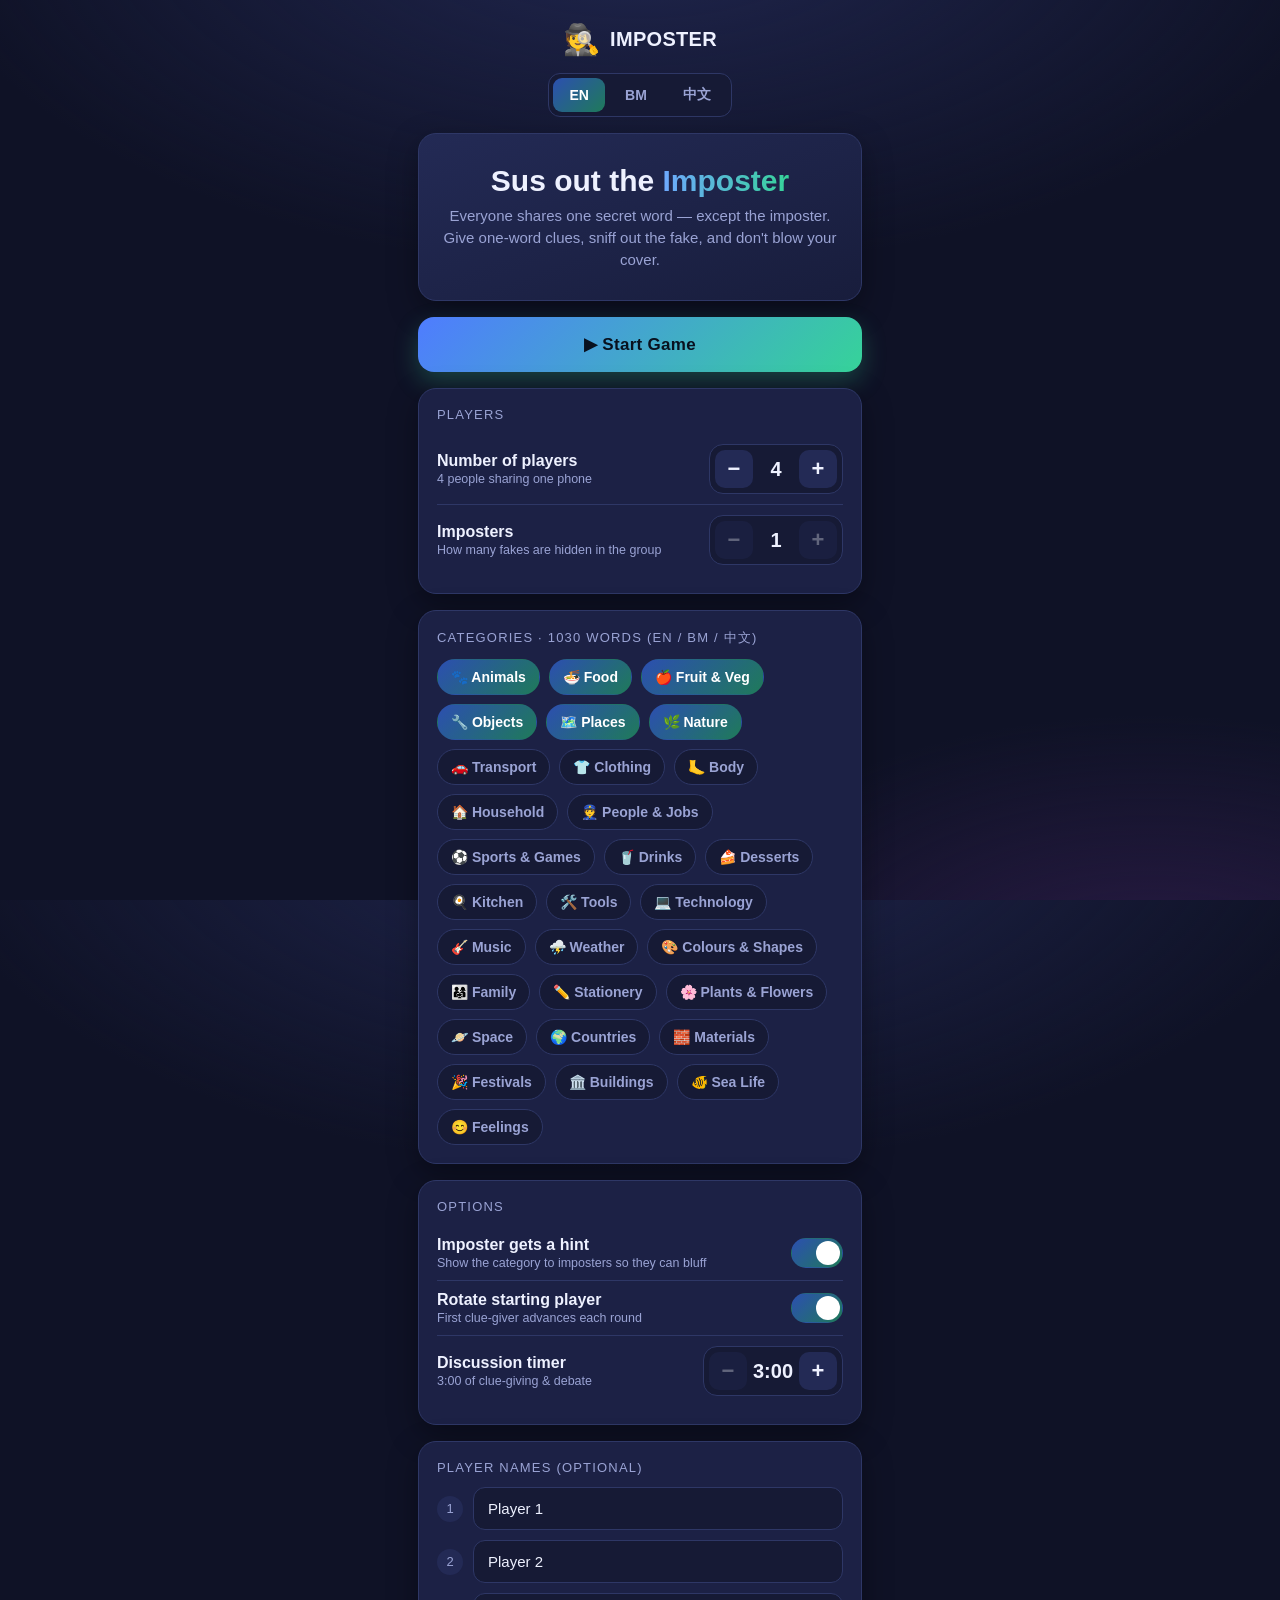
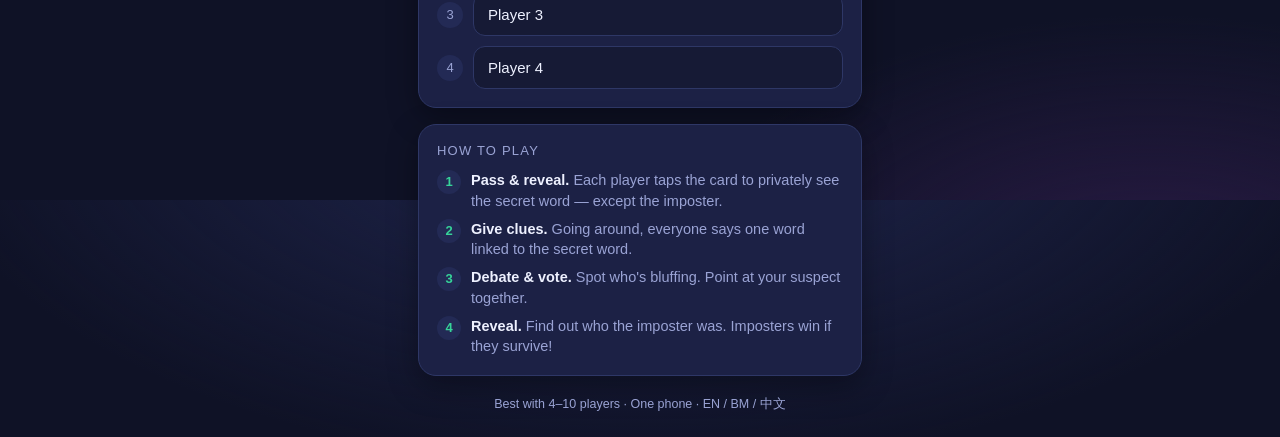
<file: index.html>
<!DOCTYPE html>
<html lang="en">
<head>
<meta charset="UTF-8" />
<meta name="viewport" content="width=device-width, initial-scale=1.0, maximum-scale=1.0, user-scalable=no, viewport-fit=cover" />
<meta name="theme-color" content="#0f1226" />
<title>Imposter — Pass & Play Party Game</title>
<link rel="icon" href="data:image/svg+xml,<svg xmlns='http://www.w3.org/2000/svg' viewBox='0 0 100 100'><text y='.9em' font-size='90'>🕵️</text></svg>" />
<link rel="stylesheet" href="styles.css" />
</head>
<body>
<div id="app" class="app"></div>
<script src="words.js"></script>
<script src="game.js"></script>
</body>
</html>
</file>
<file: styles.css>
:root {
  --bg: #0f1226;
  --bg-2: #161a35;
  --card: #1c2145;
  --card-2: #232a55;
  --line: #2e3766;
  --text: #eef1ff;
  --muted: #9aa3d4;
  --accent: #5b8cff;
  --accent-2: #36d399;
  --danger: #ff5d73;
  --warn: #ffc857;
  --radius: 18px;
  --shadow: 0 10px 30px rgba(0,0,0,.35);
}

* { box-sizing: border-box; -webkit-tap-highlight-color: transparent; }
html, body { margin: 0; padding: 0; height: 100%; }
body {
  font-family: -apple-system, BlinkMacSystemFont, "Segoe UI", Roboto, "Helvetica Neue", Arial, sans-serif;
  background:
    radial-gradient(1200px 600px at 50% -10%, #20264f 0%, transparent 60%),
    radial-gradient(900px 500px at 90% 110%, #2a1b46 0%, transparent 55%),
    var(--bg);
  color: var(--text);
  -webkit-font-smoothing: antialiased;
  overflow-x: hidden;
}

.app {
  max-width: 480px;
  margin: 0 auto;
  min-height: 100dvh;
  padding: calc(env(safe-area-inset-top) + 16px) 18px calc(env(safe-area-inset-bottom) + 24px);
  display: flex;
  flex-direction: column;
}

.screen { display: flex; flex-direction: column; gap: 16px; animation: fade .35s ease; flex: 1; }
@keyframes fade { from { opacity: 0; transform: translateY(8px); } to { opacity: 1; transform: none; } }
@keyframes pop { from { opacity: 0; transform: scale(.9); } to { opacity: 1; transform: scale(1); } }

/* Header / hero */
.brand { display: flex; align-items: center; justify-content: center; gap: 10px; margin-top: 6px; }
.brand .logo { font-size: 30px; }
.brand h1 { font-size: 20px; margin: 0; letter-spacing: .3px; }
.brand small { color: var(--muted); }

.hero {
  background: linear-gradient(160deg, #232a55, #181d3c);
  border: 1px solid var(--line);
  border-radius: var(--radius);
  padding: 30px 22px;
  text-align: center;
  box-shadow: var(--shadow);
}
.hero h2 { margin: 0 0 8px; font-size: 30px; line-height: 1.1; }
.hero h2 .grad { background: linear-gradient(90deg, #6ea8ff, #36d399); -webkit-background-clip: text; background-clip: text; color: transparent; }
.hero p { margin: 6px 0 0; color: var(--muted); font-size: 15px; line-height: 1.45; }

/* Cards & sections */
.card {
  background: var(--card);
  border: 1px solid var(--line);
  border-radius: var(--radius);
  padding: 18px;
  box-shadow: var(--shadow);
}
.section-title { font-size: 13px; text-transform: uppercase; letter-spacing: 1.2px; color: var(--muted); margin: 0 0 12px; }

.row { display: flex; align-items: center; justify-content: space-between; gap: 12px; padding: 10px 0; }
.row + .row { border-top: 1px solid var(--line); }
.row .label { font-size: 16px; font-weight: 600; }
.row .sub { font-size: 12.5px; color: var(--muted); margin-top: 2px; }

/* Stepper */
.stepper { display: flex; align-items: center; gap: 6px; background: var(--bg-2); border: 1px solid var(--line); border-radius: 14px; padding: 5px; }
.stepper button {
  width: 38px; height: 38px; border-radius: 10px; border: none; cursor: pointer;
  background: var(--card-2); color: var(--text); font-size: 22px; line-height: 1; font-weight: 700;
  display: grid; place-items: center; transition: transform .08s, background .15s;
}
.stepper button:active { transform: scale(.9); }
.stepper button:disabled { opacity: .35; cursor: not-allowed; }
.stepper .val { min-width: 34px; text-align: center; font-size: 20px; font-weight: 700; }

/* Toggles / chips */
.chips { display: flex; flex-wrap: wrap; gap: 9px; }
.chip {
  border: 1px solid var(--line); background: var(--bg-2); color: var(--muted);
  padding: 9px 13px; border-radius: 999px; font-size: 14px; font-weight: 600; cursor: pointer;
  transition: all .15s; display: inline-flex; align-items: center; gap: 6px; user-select: none;
}
.chip.on { background: linear-gradient(135deg, #2c4fb0, #1f7a5a); border-color: transparent; color: #fff; }

/* Switch */
.switch { position: relative; width: 52px; height: 30px; flex: none; }
.switch input { opacity: 0; width: 0; height: 0; }
.switch .track { position: absolute; inset: 0; background: var(--bg-2); border: 1px solid var(--line); border-radius: 999px; transition: .2s; }
.switch .knob { position: absolute; top: 3px; left: 3px; width: 24px; height: 24px; border-radius: 50%; background: #fff; transition: .2s; }
.switch input:checked + .track { background: linear-gradient(135deg, #2c4fb0, #1f7a5a); border-color: transparent; }
.switch input:checked + .track + .knob { transform: translateX(22px); }

/* Buttons */
.btn {
  border: none; border-radius: 16px; padding: 17px 18px; font-size: 17px; font-weight: 800; cursor: pointer;
  width: 100%; transition: transform .08s, filter .15s; letter-spacing: .3px;
}
.btn:active { transform: scale(.98); }
.btn-primary { background: linear-gradient(135deg, #4f7cff, #36d399); color: #08111f; box-shadow: 0 10px 24px rgba(54,211,153,.25); }
.btn-ghost { background: var(--card-2); color: var(--text); border: 1px solid var(--line); }
.btn-danger { background: linear-gradient(135deg, #ff5d73, #ff8a4c); color: #fff; }
.btn-row { display: flex; gap: 12px; }
.btn-row .btn { flex: 1; }
.btn.small { padding: 12px 14px; font-size: 15px; width: auto; }

/* Language segmented switch */
.lang-seg { display: flex; gap: 4px; background: var(--bg-2); border: 1px solid var(--line); border-radius: 12px; padding: 4px; align-self: center; }
.lang-btn {
  border: none; background: transparent; color: var(--muted); cursor: pointer;
  padding: 8px 16px; border-radius: 9px; font-size: 14px; font-weight: 700; min-width: 52px;
  transition: all .15s;
}
.lang-btn.on { background: linear-gradient(135deg, #2c4fb0, #1f7a5a); color: #fff; }

.spacer { flex: 1; }
.center { text-align: center; }
.muted { color: var(--muted); }
.link { color: var(--accent); cursor: pointer; font-weight: 600; }

/* Names list */
.names { display: grid; gap: 10px; }
.name-row { display: flex; align-items: center; gap: 10px; }
.name-row .idx { width: 26px; height: 26px; border-radius: 50%; background: var(--card-2); display: grid; place-items: center; font-size: 13px; color: var(--muted); flex: none; }
.name-row input {
  flex: 1; background: var(--bg-2); border: 1px solid var(--line); color: var(--text);
  border-radius: 12px; padding: 12px 14px; font-size: 15px; outline: none;
}
.name-row input:focus { border-color: var(--accent); }

/* Pass screen */
.pass {
  flex: 1; display: flex; flex-direction: column; align-items: center; justify-content: center;
  text-align: center; gap: 12px; padding: 4px 0; min-height: 0;
}
.pass .avatar { font-size: 44px; animation: pop .35s ease; line-height: 1; }
.pass h2 { font-size: 24px; margin: 0; }
.pass .who { color: var(--accent-2); }
.pass .pass-to { line-height: 1.25; }

/* Reveal card (flip) — flexes to fill the leftover height so the whole screen
   stays in one view (no scroll), even with mobile Safari's toolbars. The inner
   is absolutely positioned so the card's height comes purely from the flex box,
   avoiding the circular height dependency that collapses absolute faces. */
.flip { position: relative; perspective: 1200px; width: 100%; max-width: 320px;
  flex: 1 1 0; min-height: 170px; max-height: 430px; cursor: pointer; }
.flip-inner { position: absolute; inset: 0; transition: transform .55s cubic-bezier(.2,.8,.25,1); transform-style: preserve-3d; }
.flip.revealed .flip-inner { transform: rotateY(180deg); }
.flip-face {
  position: absolute; inset: 0; backface-visibility: hidden; border-radius: 24px;
  display: flex; flex-direction: column; align-items: center; justify-content: center; gap: 12px;
  padding: 20px; text-align: center; border: 1px solid var(--line); box-shadow: var(--shadow);
}
.flip-front { background: linear-gradient(160deg, #2a3268, #1a1f40); }
.flip-front .tap-emoji { font-size: 50px; }
.flip-front .tap-text { font-size: 16px; color: var(--muted); }
.flip-back { transform: rotateY(180deg); }
.flip-back.civilian { background: linear-gradient(160deg, #1f4f3e, #16352a); }
.flip-back.imposter { background: linear-gradient(160deg, #5a1f33, #3a1424); }
.flip-back .role-tag { font-size: 13px; letter-spacing: 2px; text-transform: uppercase; color: var(--muted); }
.flip-back .word { font-size: 34px; font-weight: 900; line-height: 1.1; }
.flip-back .word.imp { color: var(--danger); }
.flip-back .hint { font-size: 14px; color: var(--muted); margin-top: 4px; }
.flip-back .note { font-size: 13.5px; color: var(--muted); max-width: 240px; }

.pass .hint-tap { color: var(--muted); font-size: 14px; }

/* Discuss / timer */
.timer-wrap { display: flex; flex-direction: column; align-items: center; gap: 6px; }
.timer { font-size: 64px; font-weight: 900; font-variant-numeric: tabular-nums; letter-spacing: 1px; }
.timer.low { color: var(--danger); }
.ring { display: grid; place-items: center; }

.starter {
  background: linear-gradient(135deg, #2c4fb0, #1f7a5a); border-radius: var(--radius);
  padding: 16px; text-align: center; font-size: 16px;
}
.starter b { font-size: 19px; }

.list-clean { list-style: none; margin: 8px 0 0; padding: 0; display: grid; gap: 8px; }
.list-clean li { display: flex; gap: 10px; align-items: flex-start; color: var(--muted); font-size: 14.5px; line-height: 1.4; }
.list-clean li b { color: var(--text); }
.num { background: var(--card-2); color: var(--accent-2); width: 24px; height: 24px; border-radius: 50%; display: grid; place-items: center; font-size: 13px; font-weight: 700; flex: none; }

/* Reveal results */
.result-word { text-align: center; padding: 8px 0 4px; }
.result-word .k { color: var(--muted); font-size: 13px; text-transform: uppercase; letter-spacing: 1.5px; }
.result-word .v { font-size: 34px; font-weight: 900; margin-top: 4px; }
.imp-list { display: grid; gap: 10px; margin-top: 8px; }
.imp-pill { display: flex; align-items: center; gap: 12px; background: linear-gradient(160deg, #5a1f33, #3a1424); border: 1px solid #6b2740; border-radius: 14px; padding: 13px 15px; }
.imp-pill .face { font-size: 26px; }
.imp-pill .nm { font-weight: 800; font-size: 17px; }
.imp-pill .rl { color: var(--danger); font-size: 13px; }

.footer-note { text-align: center; color: var(--muted); font-size: 12.5px; margin-top: 4px; }

.pill-tag { display: inline-flex; align-items: center; gap: 6px; background: var(--bg-2); border: 1px solid var(--line); color: var(--muted); padding: 6px 11px; border-radius: 999px; font-size: 12.5px; font-weight: 600; }
.tags { display: flex; flex-wrap: wrap; gap: 8px; justify-content: center; }

/* Modal dialog */
.modal-overlay {
  position: fixed; inset: 0; z-index: 100; display: flex; align-items: center; justify-content: center;
  padding: 24px; background: rgba(6, 8, 20, .65); backdrop-filter: blur(6px); -webkit-backdrop-filter: blur(6px);
  opacity: 0; transition: opacity .2s ease;
}
.modal-overlay.show { opacity: 1; }
.modal {
  width: 100%; max-width: 360px; background: var(--card); border: 1px solid var(--line);
  border-radius: 22px; padding: 26px 22px 22px; box-shadow: 0 24px 60px rgba(0,0,0,.5);
  text-align: center; transform: scale(.92) translateY(8px); transition: transform .22s cubic-bezier(.2,.85,.3,1);
}
.modal-overlay.show .modal { transform: scale(1) translateY(0); }
.modal .m-icon { font-size: 46px; margin-bottom: 8px; }
.modal h3 { margin: 0 0 8px; font-size: 21px; }
.modal p { margin: 0 0 22px; color: var(--muted); font-size: 15px; line-height: 1.5; }
.modal .modal-actions { display: flex; flex-direction: column; gap: 10px; }

.toast {
  position: fixed; left: 50%; bottom: 26px; transform: translateX(-50%) translateY(20px);
  background: #0a0d1f; border: 1px solid var(--line); color: var(--text); padding: 12px 18px;
  border-radius: 12px; font-size: 14px; opacity: 0; pointer-events: none; transition: .25s; z-index: 50;
}
.toast.show { opacity: 1; transform: translateX(-50%) translateY(0); }
</file>
